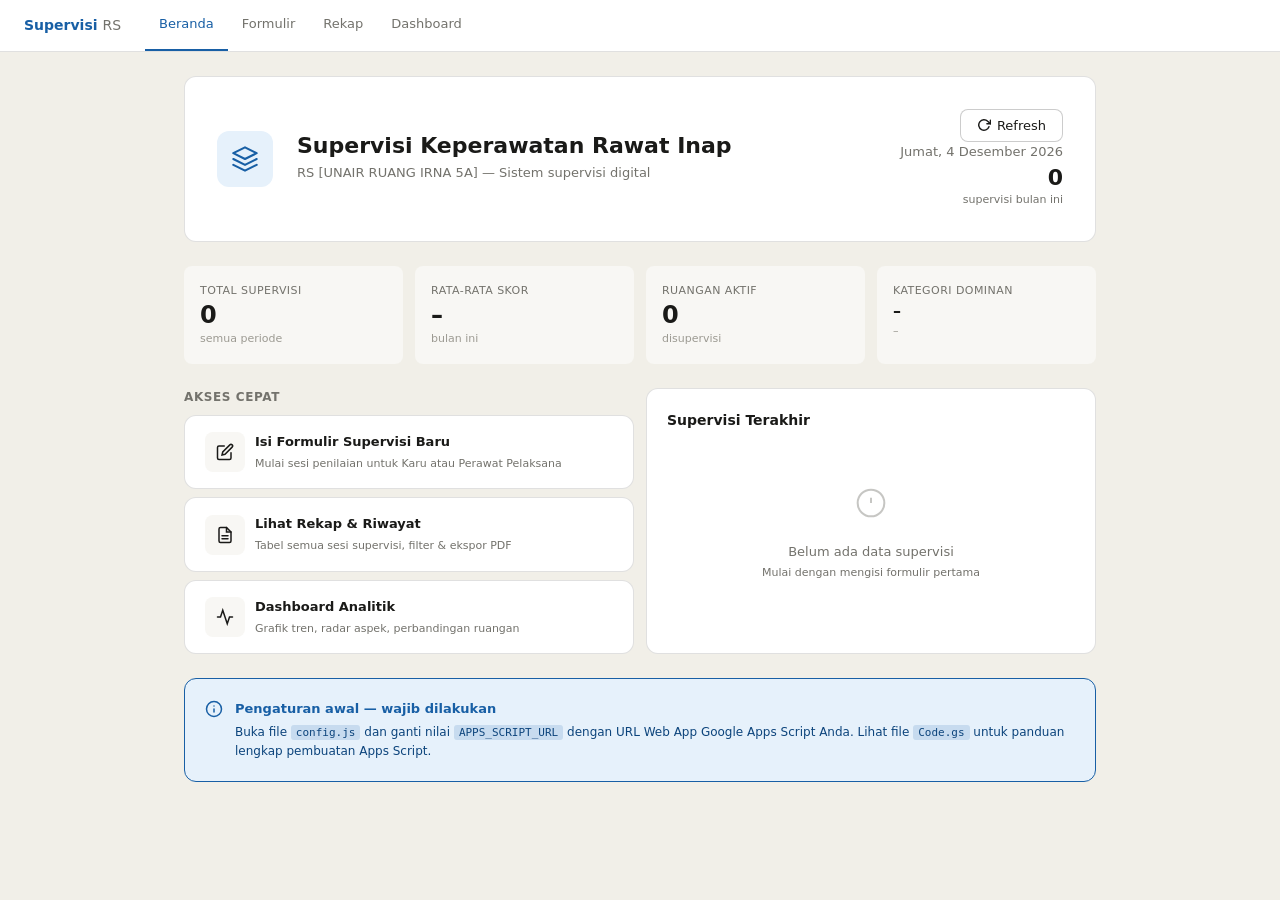
<file: index.html>
<!DOCTYPE html>
<html lang="id">
<head>
<meta charset="UTF-8">
<meta name="viewport" content="width=device-width,initial-scale=1">
<title>Supervisi Keperawatan RS</title>
<link rel="stylesheet" href="style.css">
<style>
.hero{background:var(--bg);border:1px solid var(--border);border-radius:var(--radius-lg);
  padding:2rem;margin-bottom:1.5rem;display:flex;align-items:center;gap:1.5rem}
.hero-icon{width:56px;height:56px;background:var(--blue-light);border-radius:var(--radius-lg);
  display:flex;align-items:center;justify-content:center;flex-shrink:0}
.hero h1{font-size:22px;font-weight:700;color:var(--text);line-height:1.2}
.hero p{font-size:13px;color:var(--text-sec);margin-top:4px}
.hero-right{margin-left:auto;text-align:right;flex-shrink:0}
.quick-btn{display:flex;align-items:center;gap:10px;padding:1rem 1.25rem;
  background:var(--bg);border:1px solid var(--border);border-radius:var(--radius-lg);
  text-decoration:none;color:var(--text);transition:all .15s;cursor:pointer}
.quick-btn:hover{border-color:var(--blue-mid);background:var(--blue-light)}
.quick-btn:hover .qb-icon{background:var(--blue);color:#fff}
.qb-icon{width:40px;height:40px;border-radius:var(--radius);background:var(--bg2);
  display:flex;align-items:center;justify-content:center;flex-shrink:0;transition:all .15s}
.qb-title{font-size:13px;font-weight:600;color:var(--text)}
.qb-sub{font-size:11px;color:var(--text-sec);margin-top:2px}
.recent-row{display:flex;align-items:center;gap:10px;padding:10px 0;
  border-bottom:1px solid var(--border)}
.recent-row:last-child{border-bottom:none}
.rr-avatar{width:32px;height:32px;border-radius:50%;background:var(--blue-light);
  display:flex;align-items:center;justify-content:center;font-size:11px;font-weight:600;
  color:var(--blue);flex-shrink:0}
.rr-name{font-size:13px;font-weight:500;color:var(--text)}
.rr-meta{font-size:11px;color:var(--text-sec);margin-top:1px}
.empty-state{text-align:center;padding:2.5rem 1rem;color:var(--text-sec)}
.empty-state svg{margin-bottom:.75rem;opacity:.4}
@media(max-width:768px){
  .hero{flex-direction:column;align-items:flex-start;padding:1.25rem;gap:1rem}
  .hero h1{font-size:18px}
  .hero-right{margin-left:0;text-align:left;display:flex;gap:12px;align-items:center;width:100%}
  .hero-right>div:last-child{font-size:10px}
  .qb-icon{width:36px;height:36px}
  .qb-title{font-size:12px}
  .qb-sub{font-size:10px}
  .quick-btn{padding:.75rem 1rem;gap:8px}
}
</style>
</head>
<body>
<nav>
  <div class="nav-brand">Supervisi <span>RS</span></div>
  <button class="nav-toggle" onclick="document.querySelector('.nav-links').classList.toggle('open')" aria-label="Menu">
    <svg width="22" height="22" viewBox="0 0 24 24" fill="none" stroke="currentColor" stroke-width="2" stroke-linecap="round"><line x1="3" y1="6" x2="21" y2="6"/><line x1="3" y1="12" x2="21" y2="12"/><line x1="3" y1="18" x2="21" y2="18"/></svg>
  </button>
  <div class="nav-links">
    <a href="index.html" class="active" onclick="document.querySelector('.nav-links').classList.remove('open')">Beranda</a>
    <a href="form.html" onclick="document.querySelector('.nav-links').classList.remove('open')">Formulir</a>
    <a href="rekap.html" onclick="document.querySelector('.nav-links').classList.remove('open')">Rekap</a>
    <a href="dashboard.html" onclick="document.querySelector('.nav-links').classList.remove('open')">Dashboard</a>
  </div>
</nav>

<div class="container">
  <div class="hero">
    <div class="hero-icon">
      <svg width="28" height="28" viewBox="0 0 24 24" fill="none" stroke="#185FA5" stroke-width="1.8" stroke-linecap="round" stroke-linejoin="round">
        <path d="M12 2L2 7l10 5 10-5-10-5z"/><path d="M2 17l10 5 10-5"/><path d="M2 12l10 5 10-5"/>
      </svg>
    </div>
    <div>
      <h1 id="rs-name">Supervisi Keperawatan Rawat Inap</h1>
      <p id="rs-sub">Sistem pencatatan & pelaporan supervisi berbasis Google Sheets</p>
    </div>
    <div class="hero-right">
      <button class="refresh-btn" onclick="refreshPage()" title="Refresh data">
        <svg width="14" height="14" viewBox="0 0 24 24" fill="none" stroke="currentColor" stroke-width="2.5" stroke-linecap="round"><polyline points="23 4 23 10 17 10"/><path d="M20.49 15a9 9 0 11-2.12-9.36L23 10"/></svg>
        Refresh
      </button>
      <div style="text-align:right">
        <div id="today-date" style="font-size:13px;color:var(--text-sec)"></div>
        <div id="stat-bulan" style="font-size:22px;font-weight:700;color:var(--text);line-height:1.2;margin-top:2px">–</div>
        <div style="font-size:11px;color:var(--text-sec)">supervisi bulan ini</div>
      </div>
    </div>
  </div>

  <div id="toast-area"></div>

  <div class="grid-4" style="margin-bottom:1.5rem" id="stat-cards">
    <div class="stat-card">
      <div class="stat-label">Total Supervisi</div>
      <div class="stat-value" id="s-total">–</div>
      <div class="stat-sub">semua periode</div>
    </div>
    <div class="stat-card">
      <div class="stat-label">Rata-rata Skor</div>
      <div class="stat-value" id="s-rata">–</div>
      <div class="stat-sub">bulan ini</div>
    </div>
    <div class="stat-card">
      <div class="stat-label">Ruangan Aktif</div>
      <div class="stat-value" id="s-ruangan">–</div>
      <div class="stat-sub">disupervisi</div>
    </div>
    <div class="stat-card">
      <div class="stat-label">Kategori Dominan</div>
      <div class="stat-value" id="s-kategori" style="font-size:16px">–</div>
      <div class="stat-sub" id="s-kategori-sub">–</div>
    </div>
  </div>

  <div class="grid-2" style="margin-bottom:1.5rem">
    <div>
      <div style="font-size:12px;font-weight:600;color:var(--text-sec);margin-bottom:8px;text-transform:uppercase;letter-spacing:.05em">Akses Cepat</div>
      <div style="display:flex;flex-direction:column;gap:8px">
        <a href="form.html" class="quick-btn">
          <div class="qb-icon">
            <svg width="18" height="18" viewBox="0 0 24 24" fill="none" stroke="currentColor" stroke-width="2" stroke-linecap="round">
              <path d="M11 4H4a2 2 0 00-2 2v14a2 2 0 002 2h14a2 2 0 002-2v-7"/><path d="M18.5 2.5a2.121 2.121 0 013 3L12 15l-4 1 1-4 9.5-9.5z"/>
            </svg>
          </div>
          <div>
            <div class="qb-title">Isi Formulir Supervisi Baru</div>
            <div class="qb-sub">Mulai sesi penilaian untuk Karu atau Perawat Pelaksana</div>
          </div>
        </a>
        <a href="rekap.html" class="quick-btn">
          <div class="qb-icon">
            <svg width="18" height="18" viewBox="0 0 24 24" fill="none" stroke="currentColor" stroke-width="2" stroke-linecap="round">
              <path d="M14 2H6a2 2 0 00-2 2v16a2 2 0 002 2h12a2 2 0 002-2V8z"/><polyline points="14 2 14 8 20 8"/><line x1="16" y1="13" x2="8" y2="13"/><line x1="16" y1="17" x2="8" y2="17"/>
            </svg>
          </div>
          <div>
            <div class="qb-title">Lihat Rekap & Riwayat</div>
            <div class="qb-sub">Tabel semua sesi supervisi, filter & ekspor PDF</div>
          </div>
        </a>
        <a href="dashboard.html" class="quick-btn">
          <div class="qb-icon">
            <svg width="18" height="18" viewBox="0 0 24 24" fill="none" stroke="currentColor" stroke-width="2" stroke-linecap="round">
              <polyline points="22 12 18 12 15 21 9 3 6 12 2 12"/>
            </svg>
          </div>
          <div>
            <div class="qb-title">Dashboard Analitik</div>
            <div class="qb-sub">Grafik tren, radar aspek, perbandingan ruangan</div>
          </div>
        </a>
      </div>
    </div>

    <div class="card">
      <div class="card-title">Supervisi Terakhir</div>
      <div id="recent-list">
        <div class="empty-state" id="empty-recent">
          <svg width="32" height="32" viewBox="0 0 24 24" fill="none" stroke="currentColor" stroke-width="1.5"><circle cx="12" cy="12" r="10"/><line x1="12" y1="8" x2="12" y2="12"/><line x1="12" y1="16" x2="12.01" y2="16"/></svg>
          <div style="font-size:13px;margin-top:4px">Belum ada data supervisi</div>
          <div style="font-size:11px;margin-top:2px">Mulai dengan mengisi formulir pertama</div>
        </div>
      </div>
    </div>
  </div>

  <div class="card" style="background:var(--blue-light);border-color:var(--blue)">
    <div style="display:flex;align-items:flex-start;gap:12px">
      <svg width="18" height="18" viewBox="0 0 24 24" fill="none" stroke="#185FA5" stroke-width="2" stroke-linecap="round" style="flex-shrink:0;margin-top:1px"><circle cx="12" cy="12" r="10"/><line x1="12" y1="16" x2="12" y2="12"/><line x1="12" y1="8" x2="12.01" y2="8"/></svg>
      <div>
        <div style="font-size:13px;font-weight:600;color:var(--blue);margin-bottom:3px">Pengaturan awal — wajib dilakukan</div>
        <div style="font-size:12px;color:#0C447C;line-height:1.6">
          Buka file <code style="background:rgba(24,95,165,.15);padding:1px 5px;border-radius:3px;font-size:11px">config.js</code> 
          dan ganti nilai <code style="background:rgba(24,95,165,.15);padding:1px 5px;border-radius:3px;font-size:11px">APPS_SCRIPT_URL</code> 
          dengan URL Web App Google Apps Script Anda. Lihat file <code style="background:rgba(24,95,165,.15);padding:1px 5px;border-radius:3px;font-size:11px">Code.gs</code> 
          untuk panduan lengkap pembuatan Apps Script.
        </div>
      </div>
    </div>
  </div>
</div>

<script src="config.js"></script>
<script>
document.getElementById('rs-name').textContent = CONFIG.APP_NAME;
document.getElementById('rs-sub').textContent = CONFIG.RS_NAME + ' — Sistem supervisi digital';

const now = new Date();
document.getElementById('today-date').textContent = now.toLocaleDateString('id-ID',{weekday:'long',day:'numeric',month:'long',year:'numeric'});

function loadStats() {
  const data = ambilLokal();
  const bulanIni = now.getMonth();
  const tahunIni = now.getFullYear();
  const dataBulan = data.filter(d => {
    const t = new Date(d.tanggal);
    return t.getMonth() === bulanIni && t.getFullYear() === tahunIni;
  });

  document.getElementById('s-total').textContent = data.length;
  document.getElementById('stat-bulan').textContent = dataBulan.length;

  if (dataBulan.length) {
    const avg = Math.round(dataBulan.reduce((a,b) => a + b.skor_total, 0) / dataBulan.length);
    document.getElementById('s-rata').textContent = avg + '%';
    const kat = getKategori(avg);
    document.getElementById('s-kategori').textContent = kat.label;
  }

  const ruangan = [...new Set(data.map(d => d.ruangan))];
  document.getElementById('s-ruangan').textContent = ruangan.length;

  const cats = {};
  data.forEach(d => { cats[d.kategori] = (cats[d.kategori]||0)+1; });
  const dom = Object.entries(cats).sort((a,b)=>b[1]-a[1])[0];
  if (dom) {
    document.getElementById('s-kategori').textContent = dom[0];
    document.getElementById('s-kategori-sub').textContent = dom[1] + ' sesi';
  }

  const list = document.getElementById('recent-list');
  const recent = data.slice(0, 5);
  if (recent.length) {
    document.getElementById('empty-recent')?.remove();
    list.innerHTML = recent.map(d => {
      const inisial = d.nama_perawat.split(' ').slice(1,3).map(w=>w[0]).join('').toUpperCase().slice(0,2);
      const kat = getKategori(d.skor_total);
      return `<div class="recent-row">
        <div class="rr-avatar">${inisial}</div>
        <div style="flex:1">
          <div class="rr-name">${d.nama_perawat}</div>
          <div class="rr-meta">${d.ruangan} · ${formatTanggal(d.tanggal)} · ${d.shift}</div>
        </div>
        <span class="badge ${kat.cls}">${d.skor_total}%</span>
      </div>`;
    }).join('');
  }

  // Coba fetch dari Sheets jika URL sudah diset
  if (CONFIG.APPS_SCRIPT_URL.includes('GANTI')) return;
  fetch(CONFIG.APPS_SCRIPT_URL + '?action=getStats')
    .then(r => r.json())
    .then(res => {
      if (res.total !== undefined) document.getElementById('s-total').textContent = res.total;
    }).catch(() => {});
}

function refreshPage() {
  const btn = document.querySelector('.refresh-btn');
  btn.classList.add('spinning');
  loadStats();
  setTimeout(() => btn.classList.remove('spinning'), 800);
}

loadStats();
</script>
</body>
</html>
</file>
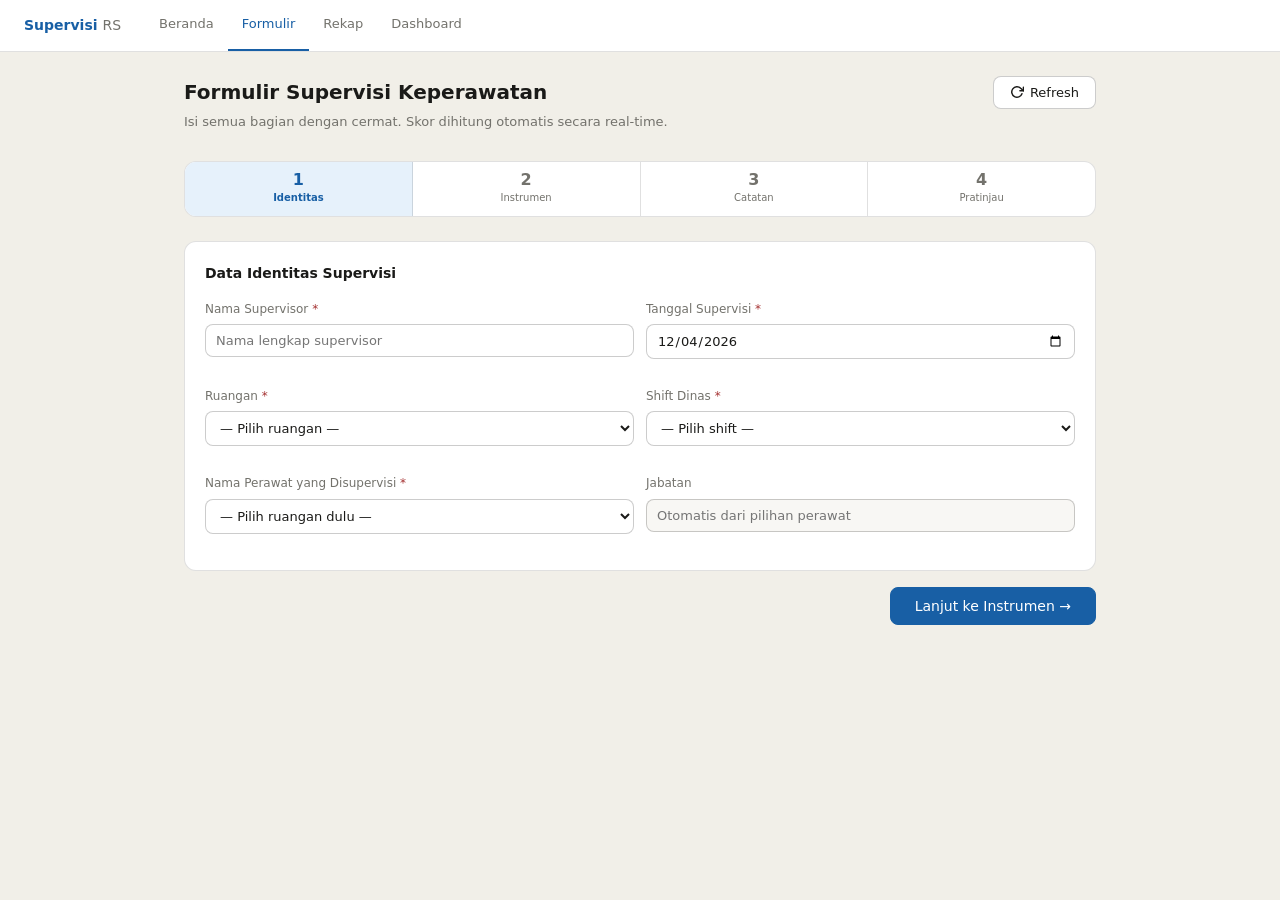
<file: form.html>
<!DOCTYPE html>
<html lang="id">
<head>
<meta charset="UTF-8">
<meta name="viewport" content="width=device-width,initial-scale=1">
<title>Formulir Supervisi</title>
<link rel="stylesheet" href="style.css">
<style>
.form-header{background:var(--bg);border:1px solid var(--border);border-radius:var(--radius-lg);
  padding:1.25rem;margin-bottom:1.25rem}
.step-bar{display:flex;gap:0;margin-bottom:1.5rem;background:var(--bg);
  border:1px solid var(--border);border-radius:var(--radius-lg);overflow:hidden}
.step{flex:1;padding:10px 8px;text-align:center;font-size:12px;color:var(--text-sec);
  border-right:1px solid var(--border);cursor:pointer;transition:background .15s}
.step:last-child{border-right:none}
.step.active{background:var(--blue-light);color:var(--blue);font-weight:600}
.step.done{background:var(--green-light);color:var(--green)}
.step-num{display:block;font-size:16px;font-weight:700;line-height:1}
.step-lbl{display:block;font-size:10px;margin-top:2px}
.pane{display:none}
.pane.active{display:block}
.skor-summary{display:grid;grid-template-columns:repeat(4,minmax(0,1fr));gap:8px;margin:1rem 0}
.skor-box{background:var(--bg2);border-radius:var(--radius);padding:8px 10px}
.skor-box-lbl{font-size:10px;color:var(--text-sec);font-weight:500;text-transform:uppercase;letter-spacing:.04em}
.skor-box-val{font-size:20px;font-weight:700;color:var(--text);margin-top:2px;line-height:1}
.skor-box-max{font-size:10px;color:var(--text-hint)}
.total-box{background:var(--blue-light);border:1.5px solid var(--blue-mid);border-radius:var(--radius-lg);
  padding:1.25rem;display:flex;align-items:center;justify-content:space-between;margin:1rem 0}
.total-val{font-size:36px;font-weight:800;color:var(--blue)}
.total-meta{font-size:13px;color:var(--blue)}
.success-screen{text-align:center;padding:2.5rem 1rem}
.success-icon{width:64px;height:64px;background:var(--green-light);border-radius:50%;
  display:flex;align-items:center;justify-content:center;margin:0 auto 1rem}
@media(max-width:768px){
  .step-bar{border-radius:var(--radius)}
  .step{padding:8px 4px;font-size:11px}
  .step-num{font-size:14px}
  .step-lbl{font-size:9px}
  .skor-summary{grid-template-columns:repeat(2,1fr)}
  .skor-box-val{font-size:16px}
  .total-box{flex-direction:column;gap:8px;text-align:center;padding:1rem}
  .total-val{font-size:28px}
}
@media(max-width:480px){
  .skor-summary{grid-template-columns:1fr 1fr}
  .score-group{gap:4px}
}
</style>
</head>
<body>
<nav>
  <div class="nav-brand">Supervisi <span>RS</span></div>
  <button class="nav-toggle" onclick="document.querySelector('.nav-links').classList.toggle('open')" aria-label="Menu">
    <svg width="22" height="22" viewBox="0 0 24 24" fill="none" stroke="currentColor" stroke-width="2" stroke-linecap="round"><line x1="3" y1="6" x2="21" y2="6"/><line x1="3" y1="12" x2="21" y2="12"/><line x1="3" y1="18" x2="21" y2="18"/></svg>
  </button>
  <div class="nav-links">
    <a href="index.html" onclick="document.querySelector('.nav-links').classList.remove('open')">Beranda</a>
    <a href="form.html" class="active" onclick="document.querySelector('.nav-links').classList.remove('open')">Formulir</a>
    <a href="rekap.html" onclick="document.querySelector('.nav-links').classList.remove('open')">Rekap</a>
    <a href="dashboard.html" onclick="document.querySelector('.nav-links').classList.remove('open')">Dashboard</a>
  </div>
</nav>

<div class="container">
  <div class="page-header">
    <div>
      <div class="page-title">Formulir Supervisi Keperawatan</div>
      <div class="page-sub">Isi semua bagian dengan cermat. Skor dihitung otomatis secara real-time.</div>
    </div>
    <div class="page-header-actions">
      <button class="refresh-btn" onclick="refreshFormPage()" title="Refresh halaman">
        <svg width="14" height="14" viewBox="0 0 24 24" fill="none" stroke="currentColor" stroke-width="2.5" stroke-linecap="round"><polyline points="23 4 23 10 17 10"/><path d="M20.49 15a9 9 0 11-2.12-9.36L23 10"/></svg>
        Refresh
      </button>
    </div>
  </div>

  <div id="toast-area"></div>

  <!-- STEP BAR -->
  <div class="step-bar" id="step-bar">
    <div class="step active" onclick="goStep(0)"><span class="step-num">1</span><span class="step-lbl">Identitas</span></div>
    <div class="step" onclick="goStep(1)"><span class="step-num">2</span><span class="step-lbl">Instrumen</span></div>
    <div class="step" onclick="goStep(2)"><span class="step-num">3</span><span class="step-lbl">Catatan</span></div>
    <div class="step" onclick="goStep(3)"><span class="step-num">4</span><span class="step-lbl">Pratinjau</span></div>
  </div>

  <!-- PANE 0: IDENTITAS -->
  <div class="pane active" id="pane-0">
    <div class="card">
      <div class="card-title">Data Identitas Supervisi</div>
      <div class="grid-2">
        <div class="form-group">
          <label class="form-label">Nama Supervisor <span class="req">*</span></label>
          <input type="text" id="f-supervisor" placeholder="Nama lengkap supervisor" required>
        </div>
        <div class="form-group">
          <label class="form-label">Tanggal Supervisi <span class="req">*</span></label>
          <input type="date" id="f-tanggal" required>
        </div>
        <div class="form-group">
          <label class="form-label">Ruangan <span class="req">*</span></label>
          <select id="f-ruangan" required onchange="updateDropdownPerawat()">
            <option value="">— Pilih ruangan —</option>
          </select>
        </div>
        <div class="form-group">
          <label class="form-label">Shift Dinas <span class="req">*</span></label>
          <select id="f-shift" required>
            <option value="">— Pilih shift —</option>
            <option>Pagi (07.00–14.00)</option>
            <option>Siang (14.00–21.00)</option>
            <option>Malam (21.00–07.00)</option>
          </select>
        </div>
        <div class="form-group">
          <label class="form-label">Nama Perawat yang Disupervisi <span class="req">*</span></label>
          <select id="f-perawat" required onchange="updateJabatan()">
            <option value="">— Pilih ruangan dulu —</option>
          </select>
        </div>
        <div class="form-group">
          <label class="form-label">Jabatan</label>
          <input type="text" id="f-jabatan" readonly placeholder="Otomatis dari pilihan perawat" style="background:var(--bg2);color:var(--text-sec)">
        </div>
      </div>
    </div>
    <div style="display:flex;justify-content:flex-end;margin-top:1rem">
      <button class="btn btn-primary btn-lg" onclick="nextStep(0)">Lanjut ke Instrumen →</button>
    </div>
  </div>

  <!-- PANE 1: INSTRUMEN -->
  <div class="pane" id="pane-1">
    <div id="instrumen-container"></div>
    <div class="skor-summary" id="skor-summary">
      <div class="skor-box"><div class="skor-box-lbl">Askep</div><div class="skor-box-val" id="s-askep">–</div><div class="skor-box-max">dari 100</div></div>
      <div class="skor-box"><div class="skor-box-lbl">Tindakan/SOP</div><div class="skor-box-val" id="s-sop">–</div><div class="skor-box-max">dari 100</div></div>
      <div class="skor-box"><div class="skor-box-lbl">Manajemen</div><div class="skor-box-val" id="s-manajemen">–</div><div class="skor-box-max">dari 100</div></div>
      <div class="skor-box"><div class="skor-box-lbl">Dokumentasi</div><div class="skor-box-val" id="s-dokumentasi">–</div><div class="skor-box-max">dari 100</div></div>
    </div>
    <div style="display:flex;justify-content:space-between;margin-top:1rem">
      <button class="btn btn-secondary" onclick="goStep(0)">← Kembali</button>
      <button class="btn btn-primary btn-lg" onclick="nextStep(1)">Lanjut ke Catatan →</button>
    </div>
  </div>

  <!-- PANE 2: CATATAN -->
  <div class="pane" id="pane-2">
    <div class="card">
      <div class="card-title">Catatan & Rekomendasi Supervisor</div>
      <div class="form-group">
        <label class="form-label">Temuan &amp; Catatan Supervisi</label>
        <textarea id="f-catatan" rows="5" placeholder="Tuliskan temuan observasi, hal yang sudah baik, dan area yang perlu perbaikan..."></textarea>
      </div>
      <div class="form-group">
        <label class="form-label">Rekomendasi Tindak Lanjut</label>
        <textarea id="f-rekomendasi" rows="4" placeholder="Rencana pembinaan, pelatihan yang disarankan, atau tindakan perbaikan spesifik..."></textarea>
      </div>
      <div class="form-group">
        <label class="form-label">Target Perbaikan (deadline)</label>
        <input type="date" id="f-target">
      </div>
    </div>
    <div style="display:flex;justify-content:space-between;margin-top:1rem">
      <button class="btn btn-secondary" onclick="goStep(1)">← Kembali</button>
      <button class="btn btn-primary btn-lg" onclick="nextStep(2)">Lanjut ke Pratinjau →</button>
    </div>
  </div>

  <!-- PANE 3: PRATINJAU -->
  <div class="pane" id="pane-3">
    <div class="card" id="preview-card">
      <div class="card-title">Pratinjau — periksa sebelum menyimpan</div>
      <div id="preview-content"></div>
    </div>
    <div style="display:flex;justify-content:space-between;margin-top:1rem;gap:10px">
      <button class="btn btn-secondary" onclick="goStep(2)">← Kembali Edit</button>
      <button class="btn btn-success btn-lg" id="btn-submit" onclick="submitForm()">
        <svg width="16" height="16" viewBox="0 0 24 24" fill="none" stroke="currentColor" stroke-width="2.5" stroke-linecap="round"><polyline points="20 6 9 17 4 12"/></svg>
        Simpan & Kirim ke Google Sheets
      </button>
    </div>
  </div>

  <!-- PANE 4: SUKSES -->
  <div class="pane" id="pane-4">
    <div class="card">
      <div class="success-screen">
        <div class="success-icon">
          <svg width="32" height="32" viewBox="0 0 24 24" fill="none" stroke="#3B6D11" stroke-width="2.5" stroke-linecap="round"><polyline points="20 6 9 17 4 12"/></svg>
        </div>
        <div style="font-size:20px;font-weight:700;color:var(--text);margin-bottom:8px">Data Berhasil Disimpan!</div>
        <div style="font-size:13px;color:var(--text-sec);margin-bottom:1.5rem" id="success-msg">Data supervisi telah dikirim ke Google Sheets.</div>
        <div style="display:flex;gap:10px;justify-content:center;flex-wrap:wrap">
          <button class="btn btn-primary" onclick="resetForm()">Isi Formulir Baru</button>
          <a href="rekap.html" class="btn btn-secondary">Lihat Rekap Data</a>
          <a href="dashboard.html" class="btn btn-secondary">Buka Dashboard</a>
        </div>
      </div>
    </div>
  </div>
</div>

<script src="config.js"></script>
<script>
let jabatan = '';
let scores = {}; // { section_id: [1,2,3,...] }
let currentStep = 0;

// Init
document.getElementById('f-tanggal').value = new Date().toISOString().split('T')[0];

// Populate ruangan dropdown
const selRuangan = document.getElementById('f-ruangan');
MASTER.ruangan.forEach(r => {
  const opt = document.createElement('option');
  opt.value = opt.textContent = r;
  selRuangan.appendChild(opt);
});

function updateDropdownPerawat() {
  const ruangan = document.getElementById('f-ruangan').value;
  const sel = document.getElementById('f-perawat');
  sel.innerHTML = '<option value="">— Pilih perawat —</option>';
  document.getElementById('f-jabatan').value = '';
  jabatan = '';
  if (!ruangan) return;
  MASTER.staf.filter(s => s.ruangan === ruangan).forEach(s => {
    const opt = document.createElement('option');
    opt.value = s.nama;
    opt.textContent = s.nama + ' (' + s.jabatan + ')';
    opt.dataset.jabatan = s.jabatan;
    sel.appendChild(opt);
  });
}

function updateJabatan() {
  const sel = document.getElementById('f-perawat');
  const opt = sel.options[sel.selectedIndex];
  jabatan = opt?.dataset?.jabatan || '';
  document.getElementById('f-jabatan').value = jabatan;
  if (jabatan) buildInstrumen(jabatan === 'Kepala Ruangan' ? 'karu' : 'pp');
}

function buildInstrumen(role) {
  const instrumen = INSTRUMEN[role];
  scores = {};
  instrumen.forEach(sec => { scores[sec.id] = new Array(sec.items.length).fill(0); });

  const container = document.getElementById('instrumen-container');
  container.innerHTML = '';

  instrumen.forEach(sec => {
    const secDiv = document.createElement('div');
    secDiv.style.marginBottom = '1rem';

    const head = document.createElement('div');
    head.className = 'section-head';
    head.innerHTML = `<span class="section-title">${sec.judul}</span>
      <span class="section-score" id="ss-${sec.id}" style="color:var(--text-sec)">– / 100</span>`;

    const body = document.createElement('div');
    body.className = 'section-body';

    sec.items.forEach((item, i) => {
      const row = document.createElement('div');
      row.className = 'item-row';
      row.innerHTML = `
        <span class="item-num">${i+1}.</span>
        <span class="item-text">${item}</span>
        <div class="score-group" id="sg-${sec.id}-${i}">
          ${[1,2,3,4].map(v => `<button class="score-btn" data-v="${v}" 
            onclick="setScore('${sec.id}',${i},${v})">${v}</button>`).join('')}
        </div>`;
      body.appendChild(row);
    });

    secDiv.appendChild(head);
    secDiv.appendChild(body);
    container.appendChild(secDiv);
  });
  updateSkorSummary();
}

function setScore(secId, idx, val) {
  scores[secId][idx] = val;
  const sg = document.getElementById(`sg-${secId}-${idx}`);
  sg.querySelectorAll('.score-btn').forEach(btn => {
    const v = parseInt(btn.dataset.v);
    btn.className = 'score-btn' + (v === val ? ` sel-${v}` : '');
  });
  updateSkorSection(secId);
  updateSkorSummary();
}

function updateSkorSection(secId) {
  const s = scores[secId];
  const pct = hitungSkorAspek(s);
  const el = document.getElementById(`ss-${secId}`);
  if (el) {
    el.textContent = pct + ' / 100';
    el.style.color = pct >= 86 ? 'var(--green)' : pct >= 71 ? 'var(--blue)' : pct >= 56 ? 'var(--amber)' : 'var(--red)';
  }
}

function updateSkorSummary() {
  const role = jabatan === 'Kepala Ruangan' ? 'karu' : 'pp';
  const instrumen = INSTRUMEN[role];
  if (!instrumen) return;

  const ids = instrumen.map(s => s.id);
  const labels = ['askep','sop','manajemen','dokumentasi'];
  ids.forEach((id, i) => {
    const pct = hitungSkorAspek(scores[id] || []);
    const el = document.getElementById(`s-${labels[i]}`);
    if (el) el.textContent = pct > 0 ? pct + '%' : '–';
  });
}

// STEP NAVIGATION
function goStep(n) {
  document.querySelectorAll('.pane').forEach((p,i) => p.classList.toggle('active', i === n));
  document.querySelectorAll('.step').forEach((s,i) => {
    s.classList.remove('active','done');
    if (i === n) s.classList.add('active');
    else if (i < n) s.classList.add('done');
  });
  currentStep = n;
  if (n === 3) buildPreview();
}

function nextStep(current) {
  if (current === 0) {
    const req = ['f-supervisor','f-tanggal','f-ruangan','f-shift','f-perawat'];
    for (const id of req) {
      if (!document.getElementById(id).value) {
        showToast('Harap lengkapi semua data identitas yang wajib diisi.','error');
        document.getElementById(id).focus();
        return;
      }
    }
    if (!jabatan) { showToast('Pilih perawat yang akan disupervisi.','error'); return; }
  }
  if (current === 1) {
    const role = jabatan === 'Kepala Ruangan' ? 'karu' : 'pp';
    if (!INSTRUMEN[role]) { showToast('Pilih perawat terlebih dahulu di langkah 1.','error'); goStep(0); return; }
    const allFilled = INSTRUMEN[role].every(sec => scores[sec.id] && scores[sec.id].every(v => v > 0));
    if (!allFilled) { showToast('Harap isi semua item penilaian sebelum melanjutkan.','error'); return; }
  }
  goStep(current + 1);
}

function buildPreview() {
  const role = jabatan === 'Kepala Ruangan' ? 'karu' : 'pp';
  const instrumen = INSTRUMEN[role];
  const skor_aspek = instrumen.map(sec => hitungSkorAspek(scores[sec.id]));
  const bobot = instrumen.map(s => s.bobot);
  const total = hitungSkorTotal(skor_aspek, bobot);
  const kat = getKategori(total);

  const pc = document.getElementById('preview-content');
  pc.innerHTML = `
    <div class="grid-2" style="margin-bottom:1rem">
      <div><div style="font-size:11px;color:var(--text-sec);text-transform:uppercase;letter-spacing:.05em">Supervisor</div>
        <div style="font-size:14px;font-weight:500;margin-top:2px">${document.getElementById('f-supervisor').value}</div></div>
      <div><div style="font-size:11px;color:var(--text-sec);text-transform:uppercase;letter-spacing:.05em">Tanggal / Shift</div>
        <div style="font-size:14px;font-weight:500;margin-top:2px">${formatTanggal(document.getElementById('f-tanggal').value)} · ${document.getElementById('f-shift').value}</div></div>
      <div><div style="font-size:11px;color:var(--text-sec);text-transform:uppercase;letter-spacing:.05em">Ruangan</div>
        <div style="font-size:14px;font-weight:500;margin-top:2px">${document.getElementById('f-ruangan').value}</div></div>
      <div><div style="font-size:11px;color:var(--text-sec);text-transform:uppercase;letter-spacing:.05em">Perawat / Jabatan</div>
        <div style="font-size:14px;font-weight:500;margin-top:2px">${document.getElementById('f-perawat').value}</div>
        <div style="font-size:11px;color:var(--text-sec)">${jabatan}</div></div>
    </div>
    <div class="total-box">
      <div><div style="font-size:13px;color:var(--blue);font-weight:500">Skor Total</div>
        <div class="total-val">${total}%</div></div>
      <span class="badge ${kat.cls}" style="font-size:14px;padding:6px 14px">${kat.label}</span>
    </div>
    <div class="skor-summary">
      ${instrumen.map((sec,i) => {
        const c = getKategori(skor_aspek[i]);
        return `<div class="skor-box"><div class="skor-box-lbl">${sec.judul.replace(/^[A-D]\.\s*/,'')}</div>
          <div class="skor-box-val" style="font-size:18px">${skor_aspek[i]}%</div>
          <div class="skor-box-max">${sec.bobot}% bobot</div></div>`;
      }).join('')}
    </div>
    ${document.getElementById('f-catatan').value ? `
    <div style="margin-bottom:8px"><div style="font-size:11px;color:var(--text-sec);text-transform:uppercase;letter-spacing:.05em;margin-bottom:4px">Catatan</div>
      <div style="font-size:13px;color:var(--text);line-height:1.6;background:var(--bg2);padding:10px;border-radius:var(--radius)">${document.getElementById('f-catatan').value}</div></div>` : ''}
    ${document.getElementById('f-rekomendasi').value ? `
    <div><div style="font-size:11px;color:var(--text-sec);text-transform:uppercase;letter-spacing:.05em;margin-bottom:4px">Rekomendasi Tindak Lanjut</div>
      <div style="font-size:13px;color:var(--text);line-height:1.6;background:var(--bg2);padding:10px;border-radius:var(--radius)">${document.getElementById('f-rekomendasi').value}</div></div>` : ''}
  `;
}

async function submitForm() {
  const btn = document.getElementById('btn-submit');
  btn.disabled = true;
  btn.innerHTML = '<span class="loading"></span> Menyimpan...';

  const role = jabatan === 'Kepala Ruangan' ? 'karu' : 'pp';
  const instrumen = INSTRUMEN[role];
  const skor_aspek = instrumen.map(sec => hitungSkorAspek(scores[sec.id]));
  const bobot = instrumen.map(s => s.bobot);
  const total = hitungSkorTotal(skor_aspek, bobot);
  const kat = getKategori(total);

  const payload = {
    supervisor: document.getElementById('f-supervisor').value,
    tanggal: document.getElementById('f-tanggal').value,
    ruangan: document.getElementById('f-ruangan').value,
    shift: document.getElementById('f-shift').value,
    nama_perawat: document.getElementById('f-perawat').value,
    jabatan: jabatan,
    skor_askep: skor_aspek[0],
    skor_sop: skor_aspek[1],
    skor_manajemen: skor_aspek[2],
    skor_dokumentasi: skor_aspek[3],
    skor_total: total,
    kategori: kat.label,
    catatan: document.getElementById('f-catatan').value,
    rekomendasi: document.getElementById('f-rekomendasi').value,
    target_perbaikan: document.getElementById('f-target').value,
    detail_scores: JSON.stringify(scores),
    status_perbaikan: 'Belum Diperbaiki'
  };

  // Simpan lokal dulu sebagai fallback
  simpanLokal(payload);

  let berhasil = false;

  if (CONFIG.APPS_SCRIPT_URL && !CONFIG.APPS_SCRIPT_URL.includes('GANTI')) {
    try {
      // Metode: Kirim POST via hidden form + iframe
      // Ini bypass CORS karena form submissions tidak terkena CORS restrictions
      berhasil = await kirimViaForm(payload);
    } catch (e) {
      console.error('Gagal kirim ke Sheets:', e);
      berhasil = false;
    }
  }

  document.getElementById('success-msg').textContent = berhasil
    ? `Data berhasil dikirim ke Google Sheets. Skor: ${total}% (${kat.label})`
    : `Data disimpan secara lokal (offline). Sync ke Sheets saat koneksi tersedia. Skor: ${total}% (${kat.label})`;

  btn.disabled = false;
  btn.innerHTML = '<svg width="16" height="16" viewBox="0 0 24 24" fill="none" stroke="currentColor" stroke-width="2.5" stroke-linecap="round"><polyline points="20 6 9 17 4 12"/></svg> Simpan & Kirim ke Google Sheets';

  goStep(4);
  document.getElementById('step-bar').style.display = 'none';
}

/**
 * Kirim data ke Google Apps Script menggunakan GET request dengan query parameters.
 * GET request ke Apps Script Web App tidak terkena masalah CORS redirect yang 
 * terjadi pada POST, karena Apps Script menangani redirect GET secara transparan.
 * Kita encode payload sebagai parameter 'data' di URL.
 */
function kirimViaForm(payload) {
  return new Promise((resolve) => {
    // Encode payload as query parameter for GET request
    const url = CONFIG.APPS_SCRIPT_URL + '?action=saveData&data=' + encodeURIComponent(JSON.stringify(payload));
    
    // Coba fetch GET dulu (cross-origin GET ke Apps Script biasanya berhasil)
    fetch(url, { redirect: 'follow' })
      .then(resp => {
        if (!resp.ok) throw new Error('Response not ok: ' + resp.status);
        return resp.json();
      })
      .then(result => {
        console.log('Respon dari Apps Script:', result);
        resolve(result.status === 'ok');
      })
      .catch(err => {
        console.warn('Fetch GET gagal, mencoba via iframe...', err);
        // Fallback: gunakan iframe
        kirimViaIframe(payload)
          .then(resolve)
          .catch(() => resolve(false));
      });
  });
}

/**
 * Fallback: kirim data via hidden iframe + form POST
 * Form submission tradisional tidak terkena CORS restrictions
 */
function kirimViaIframe(payload) {
  return new Promise((resolve) => {
    const iframeName = 'submit_frame_' + Date.now();
    const iframe = document.createElement('iframe');
    iframe.name = iframeName;
    iframe.style.display = 'none';
    document.body.appendChild(iframe);

    const form = document.createElement('form');
    form.method = 'POST';
    form.action = CONFIG.APPS_SCRIPT_URL;
    form.target = iframeName;
    form.style.display = 'none';

    // Kirim semua data sebagai hidden field bernama 'payload'
    const input = document.createElement('input');
    input.type = 'hidden';
    input.name = 'payload';
    input.value = JSON.stringify(payload);
    form.appendChild(input);

    document.body.appendChild(form);

    // Timeout: anggap berhasil setelah 5 detik (karena kita tidak bisa baca response dari iframe cross-origin)
    const timeout = setTimeout(() => {
      cleanup();
      resolve(true); // Anggap berhasil karena form pasti terkirim
    }, 5000);

    iframe.onload = () => {
      clearTimeout(timeout);
      cleanup();
      resolve(true);
    };

    iframe.onerror = () => {
      clearTimeout(timeout);
      cleanup();
      resolve(false);
    };

    function cleanup() {
      try { document.body.removeChild(form); } catch(e) {}
      try { document.body.removeChild(iframe); } catch(e) {}
    }

    form.submit();
  });
}

function resetForm() {
  document.getElementById('step-bar').style.display = '';
  document.getElementById('f-supervisor').value = '';
  document.getElementById('f-tanggal').value = new Date().toISOString().split('T')[0];
  document.getElementById('f-ruangan').value = '';
  document.getElementById('f-shift').value = '';
  document.getElementById('f-perawat').innerHTML = '<option value="">— Pilih ruangan dulu —</option>';
  document.getElementById('f-jabatan').value = '';
  document.getElementById('f-catatan').value = '';
  document.getElementById('f-rekomendasi').value = '';
  document.getElementById('f-target').value = '';
  document.getElementById('instrumen-container').innerHTML = '';
  jabatan = '';
  scores = {};
  goStep(0);
}

function showToast(msg, type='info') {
  const area = document.getElementById('toast-area');
  area.innerHTML = `<div class="toast toast-${type} show">${msg}</div>`;
  setTimeout(() => { area.innerHTML = ''; }, 4000);
}

function refreshFormPage() {
  const btn = document.querySelector('.refresh-btn');
  btn.classList.add('spinning');
  setTimeout(() => {
    btn.classList.remove('spinning');
    location.reload();
  }, 400);
}
</script>
</body>
</html>
</file>
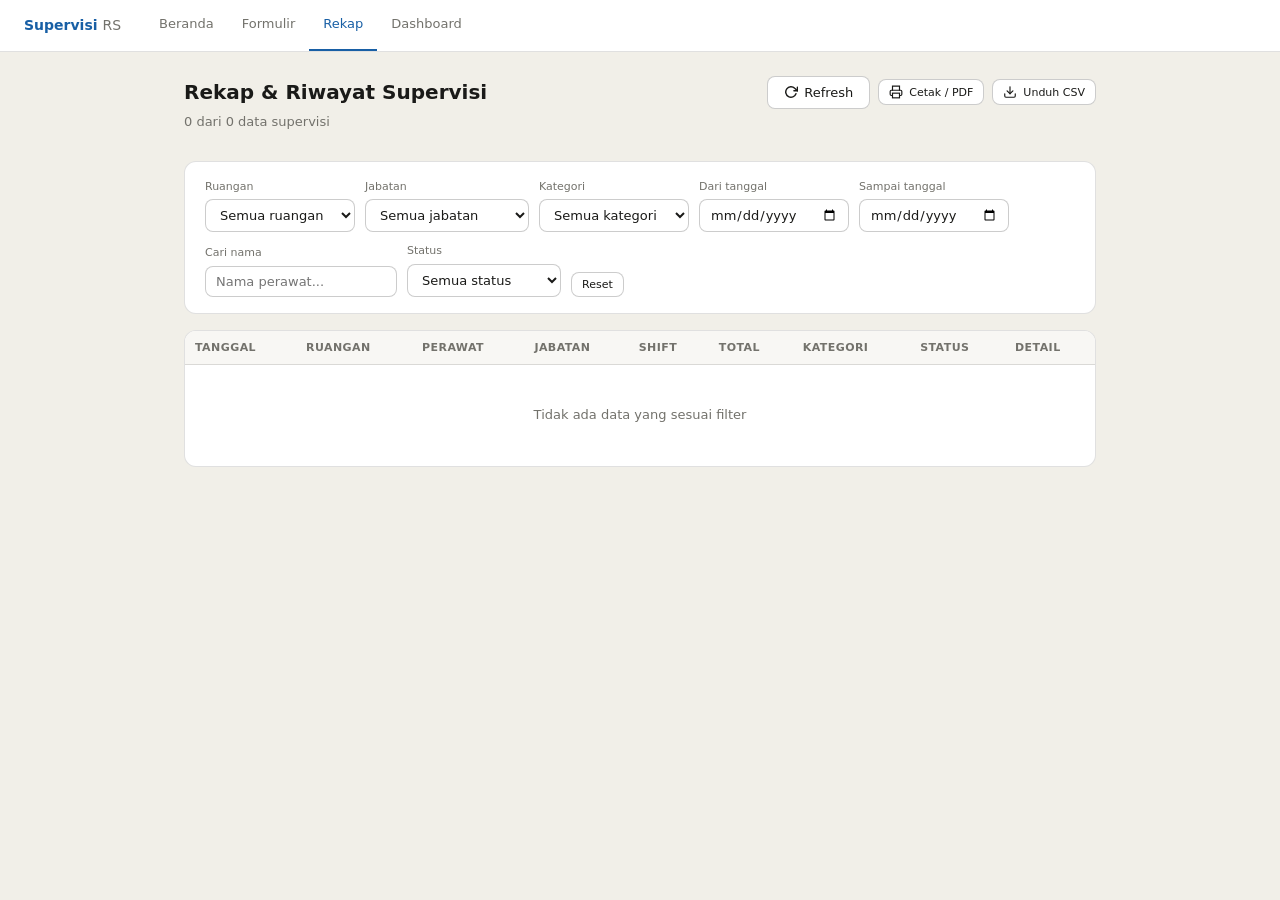
<file: rekap.html>
<!DOCTYPE html>
<html lang="id">
<head>
<meta charset="UTF-8">
<meta name="viewport" content="width=device-width,initial-scale=1">
<title>Rekap Supervisi</title>
<link rel="stylesheet" href="style.css">
<style>
.filter-bar{background:var(--bg);border:1px solid var(--border);border-radius:var(--radius-lg);
  padding:1rem 1.25rem;margin-bottom:1rem;display:flex;gap:10px;flex-wrap:wrap;align-items:flex-end}
.filter-group{display:flex;flex-direction:column;gap:4px}
.filter-group label{font-size:11px;font-weight:500;color:var(--text-sec)}
.filter-group select,
.filter-group input{min-width:150px;padding:7px 10px;border:1px solid var(--border2);
  border-radius:var(--radius);font-size:13px;color:var(--text);font-family:inherit;background:var(--bg)}
.filter-group select:focus,
.filter-group input:focus{border-color:var(--blue-mid);outline:none}
.detail-row{background:var(--bg2);padding:10px 14px;border-bottom:1px solid var(--border);display:none}
.detail-row.open{display:table-row}
td.expand-btn{cursor:pointer;color:var(--text-hint);font-size:11px;white-space:nowrap}
td.expand-btn:hover{color:var(--blue)}
.asp-grid{display:grid;grid-template-columns:repeat(4,1fr);gap:8px;margin:8px 0}
.asp-cell{background:var(--bg);border-radius:var(--radius);padding:8px 10px;border:1px solid var(--border)}
.asp-lbl{font-size:10px;color:var(--text-sec);text-transform:uppercase;letter-spacing:.04em}
.asp-val{font-size:16px;font-weight:700;margin-top:2px}
.empty-tr td{text-align:center;padding:2.5rem;color:var(--text-sec);font-size:13px}
.sort-icon{opacity:.4;font-size:10px}
.sort-icon.asc::after{content:'↑';opacity:1}
.sort-icon.desc::after{content:'↓';opacity:1}
/* Status Perbaikan */
.status-badge{display:inline-flex;align-items:center;gap:4px;font-size:11px;font-weight:500;padding:3px 8px;border-radius:4px;white-space:nowrap}
.status-belum{background:var(--amber-light);color:var(--amber)}
.status-proses{background:var(--blue-light);color:var(--blue)}
.status-selesai{background:var(--green-light);color:var(--green)}
.status-toggle{display:inline-flex;align-items:center;gap:5px;padding:5px 10px;border-radius:var(--radius);
  font-size:11px;font-weight:500;cursor:pointer;border:1px solid var(--border2);
  background:var(--bg);color:var(--text);font-family:inherit;transition:all .15s;margin-top:8px}
.status-toggle:hover{border-color:var(--green);background:var(--green-light);color:var(--green)}
.status-toggle.is-done{background:var(--green-light);color:var(--green);border-color:var(--green)}
.status-toggle.is-done:hover{background:var(--amber-light);color:var(--amber);border-color:var(--amber)}
.status-toggle:disabled{opacity:.5;cursor:wait}
@media(max-width:768px){
  .filter-bar{flex-direction:column;gap:8px;padding:.75rem 1rem}
  .filter-group{width:100%}
  .filter-group select,.filter-group input{min-width:0;width:100%}
  .asp-grid{grid-template-columns:repeat(2,1fr)}
}
@media(max-width:480px){
  .asp-grid{grid-template-columns:1fr 1fr}
}
@media print{
  .filter-bar,.no-print{display:none!important}
  .detail-row:not(.open){display:none!important}
}
</style>
</head>
<body>
<nav>
  <div class="nav-brand">Supervisi <span>RS</span></div>
  <button class="nav-toggle" onclick="document.querySelector('.nav-links').classList.toggle('open')" aria-label="Menu">
    <svg width="22" height="22" viewBox="0 0 24 24" fill="none" stroke="currentColor" stroke-width="2" stroke-linecap="round"><line x1="3" y1="6" x2="21" y2="6"/><line x1="3" y1="12" x2="21" y2="12"/><line x1="3" y1="18" x2="21" y2="18"/></svg>
  </button>
  <div class="nav-links">
    <a href="index.html" onclick="document.querySelector('.nav-links').classList.remove('open')">Beranda</a>
    <a href="form.html" onclick="document.querySelector('.nav-links').classList.remove('open')">Formulir</a>
    <a href="rekap.html" class="active" onclick="document.querySelector('.nav-links').classList.remove('open')">Rekap</a>
    <a href="dashboard.html" onclick="document.querySelector('.nav-links').classList.remove('open')">Dashboard</a>
  </div>
</nav>

<div class="container">
  <div class="page-header">
    <div>
      <div class="page-title">Rekap & Riwayat Supervisi</div>
      <div class="page-sub" id="rekap-sub">Memuat data...</div>
    </div>
    <div class="page-header-actions no-print">
      <button class="refresh-btn" onclick="refreshRekap()">
        <svg width="14" height="14" viewBox="0 0 24 24" fill="none" stroke="currentColor" stroke-width="2.5" stroke-linecap="round"><polyline points="23 4 23 10 17 10"/><path d="M20.49 15a9 9 0 11-2.12-9.36L23 10"/></svg>
        Refresh
      </button>
      <button class="btn btn-secondary btn-sm" onclick="window.print()">
        <svg width="14" height="14" viewBox="0 0 24 24" fill="none" stroke="currentColor" stroke-width="2" stroke-linecap="round"><polyline points="6 9 6 2 18 2 18 9"/><path d="M6 18H4a2 2 0 01-2-2v-5a2 2 0 012-2h16a2 2 0 012 2v5a2 2 0 01-2 2h-2"/><rect x="6" y="14" width="12" height="8"/></svg>
        Cetak / PDF
      </button>
      <button class="btn btn-secondary btn-sm" onclick="exportCSV()">
        <svg width="14" height="14" viewBox="0 0 24 24" fill="none" stroke="currentColor" stroke-width="2" stroke-linecap="round"><path d="M21 15v4a2 2 0 01-2 2H5a2 2 0 01-2-2v-4"/><polyline points="7 10 12 15 17 10"/><line x1="12" y1="15" x2="12" y2="3"/></svg>
        Unduh CSV
      </button>
    </div>
  </div>

  <div class="filter-bar no-print">
    <div class="filter-group">
      <label>Ruangan</label>
      <select id="f-ruangan" onchange="applyFilter()">
        <option value="">Semua ruangan</option>
      </select>
    </div>
    <div class="filter-group">
      <label>Jabatan</label>
      <select id="f-jabatan" onchange="applyFilter()">
        <option value="">Semua jabatan</option>
        <option>Kepala Ruangan</option>
        <option>Perawat Pelaksana</option>
      </select>
    </div>
    <div class="filter-group">
      <label>Kategori</label>
      <select id="f-kategori" onchange="applyFilter()">
        <option value="">Semua kategori</option>
        <option>Sangat Baik</option>
        <option>Baik</option>
        <option>Cukup</option>
        <option>Kurang</option>
      </select>
    </div>
    <div class="filter-group">
      <label>Dari tanggal</label>
      <input type="date" id="f-dari" onchange="applyFilter()">
    </div>
    <div class="filter-group">
      <label>Sampai tanggal</label>
      <input type="date" id="f-sampai" onchange="applyFilter()">
    </div>
    <div class="filter-group">
      <label>Cari nama</label>
      <input type="text" id="f-cari" placeholder="Nama perawat..." oninput="applyFilter()">
    </div>
    <div class="filter-group">
      <label>Status</label>
      <select id="f-status" onchange="applyFilter()">
        <option value="">Semua status</option>
        <option>Belum Diperbaiki</option>
        <option>Dalam Proses</option>
        <option>Selesai</option>
      </select>
    </div>
    <button class="btn btn-secondary btn-sm" onclick="resetFilter()">Reset</button>
  </div>

  <div id="toast-area"></div>

  <div class="card" style="padding:0;overflow:hidden">
    <div id="loading-row" style="padding:2rem;text-align:center;color:var(--text-sec)">
      <span class="loading loading-dark"></span>
      <span style="margin-left:8px;font-size:13px">Memuat data...</span>
    </div>
    <div class="table-wrap">
      <table id="rekap-table" style="display:none">
        <thead>
          <tr>
            <th onclick="sortTable('tanggal')">Tanggal <span class="sort-icon" id="sort-tanggal"></span></th>
            <th onclick="sortTable('ruangan')">Ruangan <span class="sort-icon" id="sort-ruangan"></span></th>
            <th onclick="sortTable('nama_perawat')">Perawat <span class="sort-icon" id="sort-nama_perawat"></span></th>
            <th>Jabatan</th>
            <th>Shift</th>
            <th onclick="sortTable('skor_total')">Total <span class="sort-icon" id="sort-skor_total"></span></th>
            <th>Kategori</th>
            <th onclick="sortTable('status_perbaikan')">Status <span class="sort-icon" id="sort-status_perbaikan"></span></th>
            <th class="no-print">Detail</th>
          </tr>
        </thead>
        <tbody id="rekap-tbody"></tbody>
      </table>
    </div>
  </div>

  <div class="grid-4" style="margin-top:1rem" id="summary-stats"></div>
</div>

<script src="config.js"></script>
<script>
let allData = [];
let filtered = [];
let sortKey = 'tanggal';
let sortDir = 'desc';

async function loadData() {
  document.getElementById('loading-row').style.display = 'block';
  document.getElementById('rekap-table').style.display = 'none';

  let data = ambilLokal();

  if (!CONFIG.APPS_SCRIPT_URL.includes('GANTI')) {
    try {
      const resp = await fetch(CONFIG.APPS_SCRIPT_URL + '?action=getData');
      const result = await resp.json();
      if (result.data && result.data.length) {
        data = result.data;
        // Sync lokal
        localStorage.setItem('supervisi_data', JSON.stringify(data));
      }
    } catch (e) {
      console.warn('Gagal fetch dari Sheets, pakai data lokal:', e);
    }
  }

  allData = data;
  populateFilters();
  applyFilter();
  document.getElementById('loading-row').style.display = 'none';
  document.getElementById('rekap-table').style.display = 'table';
}

function populateFilters() {
  const sel = document.getElementById('f-ruangan');
  const existing = [...sel.options].map(o => o.value);
  [...new Set(allData.map(d => d.ruangan))].sort().forEach(r => {
    if (!existing.includes(r)) {
      const opt = document.createElement('option');
      opt.value = opt.textContent = r;
      sel.appendChild(opt);
    }
  });
}

function applyFilter() {
  const ruangan = document.getElementById('f-ruangan').value;
  const jabatan = document.getElementById('f-jabatan').value;
  const kategori = document.getElementById('f-kategori').value;
  const dari = document.getElementById('f-dari').value;
  const sampai = document.getElementById('f-sampai').value;
  const cari = document.getElementById('f-cari').value.toLowerCase();

  filtered = allData.filter(d => {
    if (ruangan && d.ruangan !== ruangan) return false;
    if (jabatan && d.jabatan !== jabatan) return false;
    if (kategori && d.kategori !== kategori) return false;
    if (cari && !d.nama_perawat.toLowerCase().includes(cari)) return false;
    if (dari && d.tanggal < dari) return false;
    if (sampai && d.tanggal > sampai) return false;
    const status = document.getElementById('f-status').value;
    if (status && (d.status_perbaikan || 'Belum Diperbaiki') !== status) return false;
    return true;
  });

  sortData();
  renderTable();
  renderSummary();
  document.getElementById('rekap-sub').textContent = `${filtered.length} dari ${allData.length} data supervisi`;
}

function sortData() {
  filtered.sort((a, b) => {
    let va = a[sortKey], vb = b[sortKey];
    if (typeof va === 'string') { va = va.toLowerCase(); vb = vb?.toLowerCase() || ''; }
    if (va < vb) return sortDir === 'asc' ? -1 : 1;
    if (va > vb) return sortDir === 'asc' ? 1 : -1;
    return 0;
  });
}

function sortTable(key) {
  if (sortKey === key) sortDir = sortDir === 'asc' ? 'desc' : 'asc';
  else { sortKey = key; sortDir = 'desc'; }
  document.querySelectorAll('.sort-icon').forEach(el => el.className = 'sort-icon');
  const el = document.getElementById('sort-' + key);
  if (el) el.className = 'sort-icon ' + sortDir;
  sortData();
  renderTable();
}

function renderTable() {
  const tbody = document.getElementById('rekap-tbody');
  if (!filtered.length) {
    tbody.innerHTML = '<tr class="empty-tr"><td colspan="9">Tidak ada data yang sesuai filter</td></tr>';
    return;
  }
  tbody.innerHTML = filtered.map((d, i) => {
    const kat = getKategori(d.skor_total);
    const st = d.status_perbaikan || 'Belum Diperbaiki';
    const stCls = st === 'Selesai' ? 'status-selesai' : st === 'Dalam Proses' ? 'status-proses' : 'status-belum';
    const stIcon = st === 'Selesai' ? '✅' : st === 'Dalam Proses' ? '⏳' : '⚠️';
    return `
      <tr>
        <td>${formatTanggal(d.tanggal)}</td>
        <td>${d.ruangan}</td>
        <td style="font-weight:500">${d.nama_perawat}</td>
        <td><span style="font-size:11px;color:var(--text-sec)">${d.jabatan}</span></td>
        <td>${d.shift?.split(' ')[0] || '–'}</td>
        <td><span style="font-weight:700;font-size:14px">${d.skor_total}%</span></td>
        <td><span class="badge ${kat.cls}">${kat.label}</span></td>
        <td><span class="status-badge ${stCls}">${stIcon} ${st}</span></td>
        <td class="expand-btn no-print" onclick="toggleDetail(${i},this)">▶ Lihat</td>
      </tr>
      <tr class="detail-row" id="detail-${i}">
        <td colspan="9">
          <div class="asp-grid">
            <div class="asp-cell"><div class="asp-lbl">Asuhan Keperawatan</div><div class="asp-val" style="color:${d.skor_askep>=71?'var(--green)':'var(--amber)'}">${d.skor_askep ?? '–'}%</div></div>
            <div class="asp-cell"><div class="asp-lbl">Tindakan / SOP</div><div class="asp-val" style="color:${d.skor_sop>=71?'var(--green)':'var(--amber)'}">${d.skor_sop ?? '–'}%</div></div>
            <div class="asp-cell"><div class="asp-lbl">Manajemen Ruangan</div><div class="asp-val" style="color:${d.skor_manajemen>=71?'var(--green)':'var(--amber)'}">${d.skor_manajemen ?? '–'}%</div></div>
            <div class="asp-cell"><div class="asp-lbl">Dokumentasi</div><div class="asp-val" style="color:${d.skor_dokumentasi>=71?'var(--green)':'var(--amber)'}">${d.skor_dokumentasi ?? '–'}%</div></div>
          </div>
          ${d.catatan ? `<div style="font-size:12px;color:var(--text-sec);margin-top:6px"><strong>Catatan:</strong> ${d.catatan}</div>` : ''}
          ${d.rekomendasi ? `<div style="font-size:12px;color:var(--text-sec);margin-top:4px"><strong>Rekomendasi:</strong> ${d.rekomendasi}</div>` : ''}
          ${d.supervisor ? `<div style="font-size:11px;color:var(--text-hint);margin-top:4px">Supervisor: ${d.supervisor}</div>` : ''}
          ${d.target_perbaikan ? `<div style="font-size:11px;color:var(--text-hint);margin-top:4px">Target Perbaikan: ${formatTanggal(d.target_perbaikan)}</div>` : ''}
          <div style="margin-top:10px;padding-top:8px;border-top:1px solid var(--border);display:flex;align-items:center;gap:10px;flex-wrap:wrap">
            <div style="font-size:11px;color:var(--text-sec)">Status Perbaikan:</div>
            <select id="status-sel-${i}" style="padding:4px 8px;border:1px solid var(--border2);border-radius:var(--radius);font-size:12px;background:var(--bg);font-family:inherit">
              <option value="Belum Diperbaiki" ${st === 'Belum Diperbaiki' ? 'selected' : ''}>⚠️ Belum Diperbaiki</option>
              <option value="Dalam Proses" ${st === 'Dalam Proses' ? 'selected' : ''}>⏳ Dalam Proses</option>
              <option value="Selesai" ${st === 'Selesai' ? 'selected' : ''}>✅ Selesai</option>
            </select>
            <button class="status-toggle ${st === 'Selesai' ? 'is-done' : ''}" id="status-btn-${i}" onclick="updateStatus(${i})">
              <svg width="12" height="12" viewBox="0 0 24 24" fill="none" stroke="currentColor" stroke-width="2.5" stroke-linecap="round"><polyline points="20 6 9 17 4 12"/></svg>
              Simpan Status
            </button>
          </div>
        </td>
      </tr>`;
  }).join('');
}

function toggleDetail(i, btn) {
  const row = document.getElementById('detail-' + i);
  const open = row.classList.contains('open');
  row.classList.toggle('open', !open);
  btn.textContent = open ? '▶ Lihat' : '▼ Tutup';
}

function renderSummary() {
  if (!filtered.length) { document.getElementById('summary-stats').innerHTML = ''; return; }
  const avg = Math.round(filtered.reduce((a,b) => a+b.skor_total, 0) / filtered.length);
  const max = Math.max(...filtered.map(d => d.skor_total));
  const min = Math.min(...filtered.map(d => d.skor_total));
  const katCount = {};
  filtered.forEach(d => katCount[d.kategori] = (katCount[d.kategori]||0)+1);
  const dom = Object.entries(katCount).sort((a,b)=>b[1]-a[1])[0];
  document.getElementById('summary-stats').innerHTML = `
    <div class="stat-card"><div class="stat-label">Total Data</div><div class="stat-value">${filtered.length}</div><div class="stat-sub">sesi supervisi</div></div>
    <div class="stat-card"><div class="stat-label">Rata-rata Skor</div><div class="stat-value">${avg}%</div><div class="stat-sub">${getKategori(avg).label}</div></div>
    <div class="stat-card"><div class="stat-label">Skor Tertinggi</div><div class="stat-value">${max}%</div><div class="stat-sub">dari hasil filter</div></div>
    <div class="stat-card"><div class="stat-label">Kategori Terbanyak</div><div class="stat-value" style="font-size:16px">${dom?.[0]||'–'}</div><div class="stat-sub">${dom?.[1]||0} sesi</div></div>`;
}

function resetFilter() {
  ['f-ruangan','f-jabatan','f-kategori','f-status'].forEach(id => document.getElementById(id).value = '');
  ['f-dari','f-sampai','f-cari'].forEach(id => document.getElementById(id).value = '');
  applyFilter();
}

function exportCSV() {
  const header = ['Tanggal','Supervisor','Ruangan','Perawat','Jabatan','Shift','Askep','SOP','Manajemen','Dokumentasi','Total','Kategori','Status','Catatan','Rekomendasi'];
  const rows = filtered.map(d => [
    d.tanggal, d.supervisor, d.ruangan, d.nama_perawat, d.jabatan, d.shift,
    d.skor_askep, d.skor_sop, d.skor_manajemen, d.skor_dokumentasi,
    d.skor_total, d.kategori, d.status_perbaikan || 'Belum Diperbaiki',
    `"${(d.catatan||'').replace(/"/g,'""')}"`, `"${(d.rekomendasi||'').replace(/"/g,'""')}"`
  ]);
  const csv = [header, ...rows].map(r => r.join(',')).join('\n');
  const a = document.createElement('a');
  a.href = 'data:text/csv;charset=utf-8,' + encodeURIComponent(csv);
  a.download = 'rekap-supervisi-' + new Date().toISOString().slice(0,10) + '.csv';
  a.click();
}

function refreshRekap() {
  const btn = document.querySelector('.refresh-btn');
  btn.classList.add('spinning');
  loadData();
  setTimeout(() => btn.classList.remove('spinning'), 800);
}

// ====================== STATUS PERBAIKAN ======================
async function updateStatus(filteredIndex) {
  const d = filtered[filteredIndex];
  if (!d) return;

  const sel = document.getElementById('status-sel-' + filteredIndex);
  const btn = document.getElementById('status-btn-' + filteredIndex);
  const newStatus = sel.value;

  btn.disabled = true;
  btn.innerHTML = '<span class="loading loading-dark" style="width:12px;height:12px"></span> Menyimpan...';

  // Update data lokal
  d.status_perbaikan = newStatus;
  // Cari di allData dan update juga
  const origIdx = allData.findIndex(a => a.tanggal === d.tanggal && a.nama_perawat === d.nama_perawat && a.ruangan === d.ruangan);
  if (origIdx >= 0) allData[origIdx].status_perbaikan = newStatus;

  // Update localStorage
  localStorage.setItem('supervisi_data', JSON.stringify(allData));

  // Kirim ke Google Sheets jika tersedia
  let berhasilSync = false;
  if (CONFIG.APPS_SCRIPT_URL && !CONFIG.APPS_SCRIPT_URL.includes('GANTI') && d._row_index) {
    try {
      const url = CONFIG.APPS_SCRIPT_URL + '?action=updateStatus&row=' + d._row_index + '&status=' + encodeURIComponent(newStatus);
      const resp = await fetch(url);
      const result = await resp.json();
      berhasilSync = result.status === 'ok';
    } catch (e) {
      console.warn('Gagal sync status ke Sheets:', e);
    }
  }

  btn.disabled = false;
  btn.className = 'status-toggle' + (newStatus === 'Selesai' ? ' is-done' : '');
  btn.innerHTML = '<svg width="12" height="12" viewBox="0 0 24 24" fill="none" stroke="currentColor" stroke-width="2.5" stroke-linecap="round"><polyline points="20 6 9 17 4 12"/></svg> Simpan Status';

  // Re-render tabel agar badge update
  renderTable();
  renderSummary();

  // Toast
  const syncMsg = berhasilSync ? ' (tersinkron ke Sheets)' : d._row_index ? ' (hanya lokal)' : ' (disimpan lokal)';
  showToast('Status diubah ke "' + newStatus + '"' + syncMsg, 'success');
}

function showToast(msg, type='info') {
  const area = document.getElementById('toast-area');
  area.innerHTML = `<div class="toast toast-${type} show">${msg}</div>`;
  setTimeout(() => { area.innerHTML = ''; }, 4000);
}

loadData();
</script>
</body>
</html>
</file>
<file: style.css>
*,*::before,*::after{box-sizing:border-box;margin:0;padding:0}

:root{
  --blue:#185FA5;--blue-light:#E6F1FB;--blue-mid:#378ADD;
  --green:#3B6D11;--green-light:#EAF3DE;
  --amber:#854F0B;--amber-light:#FAEEDA;
  --red:#A32D2D;--red-light:#FCEBEB;
  --teal:#0F6E56;--teal-light:#E1F5EE;
  --gray:#5F5E5A;--gray-light:#F1EFE8;
  --purple:#534AB7;--purple-light:#EEEDFE;
  --text:#1a1a18;--text-sec:#73726c;--text-hint:#9c9a92;
  --bg:#ffffff;--bg2:#f8f7f4;--bg3:#f1efe8;
  --border:rgba(0,0,0,0.12);--border2:rgba(0,0,0,0.20);
  --radius:8px;--radius-lg:12px;
}

body{font-family:'Segoe UI',system-ui,sans-serif;font-size:14px;color:var(--text);background:var(--bg3);line-height:1.6}

/* NAV */
nav{background:var(--bg);border-bottom:1px solid var(--border);padding:0 1.5rem;display:flex;align-items:center;gap:0;position:sticky;top:0;z-index:100}
.nav-brand{font-size:14px;font-weight:600;color:var(--blue);padding:14px 0;margin-right:1.5rem;white-space:nowrap}
.nav-brand span{color:var(--text-sec);font-weight:400}
.nav-links{display:flex;gap:0;flex:1}
.nav-links a{display:block;padding:14px 14px;font-size:13px;color:var(--text-sec);text-decoration:none;border-bottom:2.5px solid transparent;transition:color .15s}
.nav-links a:hover{color:var(--text)}
.nav-links a.active{color:var(--blue);border-bottom-color:var(--blue);font-weight:500}
.nav-toggle{display:none;background:none;border:none;cursor:pointer;padding:8px;color:var(--text);flex-shrink:0}

/* LAYOUT */
.container{max-width:960px;margin:0 auto;padding:1.5rem}
.page-title{font-size:20px;font-weight:600;color:var(--text);margin-bottom:4px}
.page-sub{font-size:13px;color:var(--text-sec);margin-bottom:1.5rem}

/* CARDS */
.card{background:var(--bg);border:1px solid var(--border);border-radius:var(--radius-lg);padding:1.25rem}
.card-title{font-size:14px;font-weight:600;color:var(--text);margin-bottom:1rem}

/* GRID */
.grid-2{display:grid;grid-template-columns:repeat(2,minmax(0,1fr));gap:12px}
.grid-3{display:grid;grid-template-columns:repeat(3,minmax(0,1fr));gap:12px}
.grid-4{display:grid;grid-template-columns:repeat(4,minmax(0,1fr));gap:12px}

/* STAT CARDS */
.stat-card{background:var(--bg2);border-radius:var(--radius);padding:1rem}
.stat-label{font-size:11px;color:var(--text-sec);font-weight:500;text-transform:uppercase;letter-spacing:.04em;margin-bottom:4px}
.stat-value{font-size:24px;font-weight:600;color:var(--text);line-height:1}
.stat-sub{font-size:11px;color:var(--text-hint);margin-top:3px}

/* FORM ELEMENTS */
.form-group{display:flex;flex-direction:column;gap:5px;margin-bottom:1rem}
.form-label{font-size:12px;font-weight:500;color:var(--text-sec)}
.form-label .req{color:var(--red)}
input[type="text"],input[type="date"],select,textarea{
  width:100%;padding:8px 10px;border:1px solid var(--border2);border-radius:var(--radius);
  font-size:13px;color:var(--text);background:var(--bg);font-family:inherit;
  transition:border-color .15s,box-shadow .15s;outline:none
}
input:focus,select:focus,textarea:focus{border-color:var(--blue-mid);box-shadow:0 0 0 3px rgba(55,138,221,.15)}
select{cursor:pointer}
textarea{resize:vertical;min-height:80px}

/* BUTTONS */
.btn{display:inline-flex;align-items:center;gap:6px;padding:8px 16px;border-radius:var(--radius);
  font-size:13px;font-weight:500;cursor:pointer;border:1px solid;font-family:inherit;transition:all .15s}
.btn-primary{background:var(--blue);color:#fff;border-color:var(--blue)}
.btn-primary:hover{background:#0C447C;border-color:#0C447C}
.btn-secondary{background:var(--bg);color:var(--text);border-color:var(--border2)}
.btn-secondary:hover{background:var(--bg2)}
.btn-success{background:var(--green);color:#fff;border-color:var(--green)}
.btn-success:hover{background:#27500A}
.btn-danger{background:var(--red);color:#fff;border-color:var(--red)}
.btn-lg{padding:10px 24px;font-size:14px}
.btn-sm{padding:5px 10px;font-size:11px}
.btn:disabled{opacity:.5;cursor:not-allowed}

/* BADGES */
.badge{display:inline-block;font-size:11px;font-weight:500;padding:2px 8px;border-radius:4px}
.badge-success{background:var(--green-light);color:var(--green)}
.badge-warning{background:var(--amber-light);color:var(--amber)}
.badge-info{background:var(--blue-light);color:var(--blue)}
.badge-danger{background:var(--red-light);color:var(--red)}
.badge-gray{background:var(--gray-light);color:var(--gray)}

/* SCORE BUTTONS */
.score-group{display:flex;gap:5px}
.score-btn{width:36px;height:36px;border-radius:var(--radius);border:1.5px solid var(--border2);
  background:var(--bg2);cursor:pointer;font-size:13px;font-weight:600;color:var(--text-sec);
  transition:all .12s;font-family:inherit}
.score-btn:hover{border-color:var(--border2);background:var(--bg3)}
.score-btn.sel-1{background:var(--red-light);color:var(--red);border-color:var(--red)}
.score-btn.sel-2{background:var(--amber-light);color:var(--amber);border-color:var(--amber)}
.score-btn.sel-3{background:var(--blue-light);color:var(--blue);border-color:var(--blue)}
.score-btn.sel-4{background:var(--green-light);color:var(--green);border-color:var(--green)}

/* ITEM ROW */
.item-row{display:flex;align-items:center;gap:12px;padding:10px 0;border-bottom:1px solid var(--border)}
.item-row:last-child{border-bottom:none}
.item-num{font-size:11px;color:var(--text-hint);min-width:16px;flex-shrink:0}
.item-text{flex:1;font-size:13px;color:var(--text);line-height:1.4}

/* SECTION HEADER */
.section-head{background:var(--bg2);border-radius:var(--radius) var(--radius) 0 0;
  padding:10px 14px;display:flex;justify-content:space-between;align-items:center;
  border:1px solid var(--border)}
.section-head+.section-body{border:1px solid var(--border);border-top:none;
  padding:4px 14px;border-radius:0 0 var(--radius) var(--radius);margin-bottom:1rem}
.section-title{font-size:13px;font-weight:600;color:var(--text)}
.section-score{font-size:13px;font-weight:600}

/* TABLE */
.table-wrap{overflow-x:auto}
table{width:100%;border-collapse:collapse;font-size:13px}
th{padding:8px 10px;text-align:left;font-size:11px;font-weight:600;color:var(--text-sec);
  background:var(--bg2);border-bottom:1px solid var(--border);text-transform:uppercase;letter-spacing:.04em;cursor:pointer}
th:hover{background:var(--bg3)}
td{padding:9px 10px;border-bottom:1px solid var(--border);color:var(--text);vertical-align:middle}
tr:hover td{background:var(--bg2)}
tr:last-child td{border-bottom:none}

/* PROGRESS BAR */
.progress{height:6px;background:var(--bg3);border-radius:3px;overflow:hidden;margin-top:4px}
.progress-fill{height:100%;border-radius:3px;transition:width .3s}

/* ALERT / TOAST */
.toast{display:none;padding:10px 14px;border-radius:var(--radius);font-size:13px;margin-bottom:1rem;border-left:3px solid}
.toast.show{display:block}
.toast-success{background:var(--green-light);color:var(--green);border-color:var(--green)}
.toast-error{background:var(--red-light);color:var(--red);border-color:var(--red)}
.toast-info{background:var(--blue-light);color:var(--blue);border-color:var(--blue)}

/* LOADING */
.loading{display:inline-block;width:16px;height:16px;border:2px solid rgba(255,255,255,.4);
  border-top-color:#fff;border-radius:50%;animation:spin .6s linear infinite}
@keyframes spin{to{transform:rotate(360deg)}}
.loading-dark{border-color:var(--border2);border-top-color:var(--blue)}

/* REFRESH BUTTON STYLES */
.refresh-btn{display:inline-flex;align-items:center;gap:6px;padding:8px 16px;border-radius:var(--radius);
  font-size:13px;font-weight:500;cursor:pointer;border:1px solid var(--border2);
  background:var(--bg);color:var(--text);font-family:inherit;transition:all .15s}
.refresh-btn:hover{background:var(--bg2);border-color:var(--blue-mid)}
.refresh-btn:active{transform:scale(.96)}
.refresh-btn svg{transition:transform .3s}
.refresh-btn:hover svg{transform:rotate(90deg)}
.refresh-btn.spinning svg{animation:spin .6s linear infinite}

/* PAGE HEADER LAYOUT */
.page-header{display:flex;align-items:flex-start;justify-content:space-between;flex-wrap:wrap;gap:10px;margin-bottom:4px}
.page-header-actions{display:flex;gap:8px;flex-wrap:wrap;align-items:center}

/* RESPONSIVE */
@media(max-width:768px){
  .grid-2{grid-template-columns:1fr}
  .grid-3{grid-template-columns:1fr 1fr}
  .grid-4{grid-template-columns:1fr 1fr}
  .container{padding:1rem}
  nav{padding:0 .75rem}
  .nav-brand{font-size:13px;margin-right:auto}
  .nav-toggle{display:flex;align-items:center;justify-content:center}
  .nav-links{display:none;position:absolute;top:100%;left:0;right:0;background:var(--bg);border-bottom:1px solid var(--border);
    flex-direction:column;padding:0;box-shadow:0 4px 12px rgba(0,0,0,.08);z-index:99}
  .nav-links.open{display:flex}
  .nav-links a{padding:12px 1.25rem;border-bottom:none;border-left:3px solid transparent;font-size:14px}
  .nav-links a.active{border-left-color:var(--blue);border-bottom-color:transparent;background:var(--blue-light)}
  .page-title{font-size:17px}
  .page-sub{font-size:12px}
  .stat-value{font-size:20px}
  .btn{padding:7px 12px;font-size:12px}
  .btn-lg{padding:9px 18px;font-size:13px}
  table{font-size:12px}
  th{font-size:10px;padding:6px 8px}
  td{padding:7px 8px}
  .card{padding:1rem}
  .page-header{flex-direction:column;gap:8px}
  .page-header-actions{width:100%}
}

@media(max-width:480px){
  .grid-3{grid-template-columns:1fr}
  .grid-4{grid-template-columns:1fr 1fr}
  .container{padding:.75rem}
  .page-title{font-size:16px}
  .stat-card{padding:.75rem}
  .stat-value{font-size:18px}
  .btn{padding:6px 10px;font-size:11px}
  .btn-lg{padding:8px 14px;font-size:12px}
  .score-btn{width:32px;height:32px;font-size:12px}
  .item-row{gap:8px;padding:8px 0}
  .item-text{font-size:12px}
  .section-head{padding:8px 10px}
  .section-head+.section-body{padding:4px 10px}
}

/* PRINT */
@media print{
  nav,.no-print{display:none!important}
  body{background:#fff}
  .card{border:1px solid #ccc}
  .container{padding:0}
}
</file>
